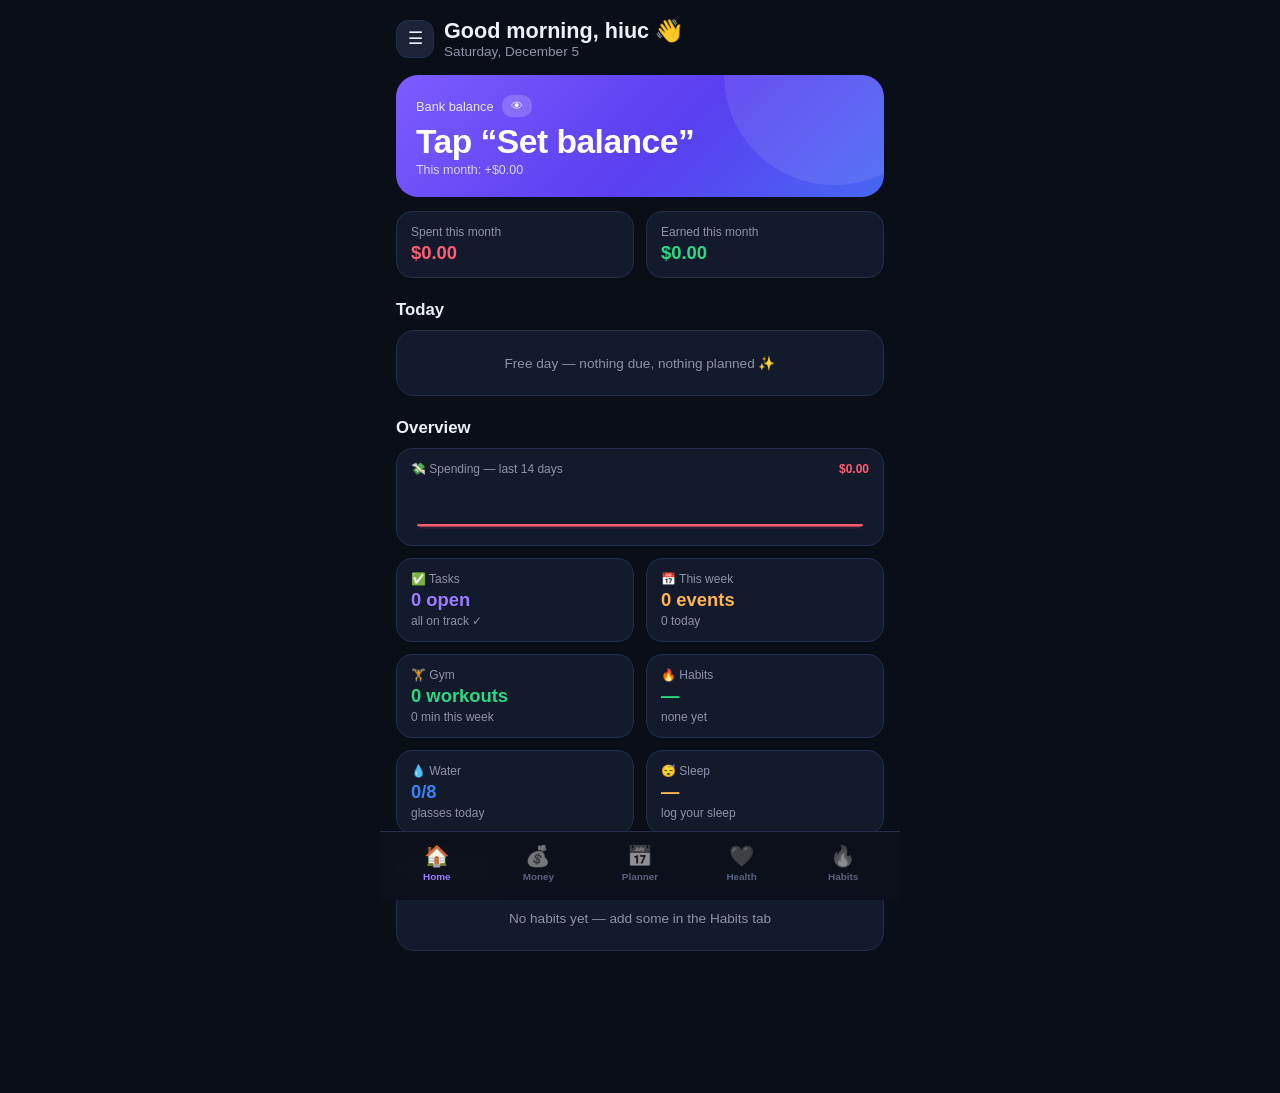
<file: index.html>
<!DOCTYPE html>
<html lang="en">
<head>
<meta charset="UTF-8">
<meta name="viewport" content="width=device-width, initial-scale=1, viewport-fit=cover, user-scalable=no">
<meta name="theme-color" content="#0a0e17">
<meta name="apple-mobile-web-app-capable" content="yes">
<meta name="mobile-web-app-capable" content="yes">
<meta name="apple-mobile-web-app-status-bar-style" content="black-translucent">
<meta name="apple-mobile-web-app-title" content="LifeHub">
<title>LifeHub</title>
<link rel="manifest" href="manifest.webmanifest">
<link rel="icon" href="icon.svg" type="image/svg+xml">
<link rel="stylesheet" href="style.css">
</head>
<body>
<div class="app">

  <!-- ============ HOME ============ -->
  <section id="p-home" class="panel on">
    <div class="spread" style="margin-bottom:16px">
      <div class="row">
        <button class="icon-btn" onclick="openDrawer()">☰</button>
        <div><h1 id="greet">Hello 👋</h1><div class="sub" id="greet-date"></div></div>
      </div>
    </div>
    <div class="bal-card" onclick="showTab('money')">
      <div class="bal-label">Bank balance
        <button class="eye" onclick="event.stopPropagation();toggleEye()">👁</button>
      </div>
      <div class="bal-amt" id="home-bal">—</div>
      <div class="bal-sub" id="home-bal-sub"></div>
    </div>
    <div class="grid2">
      <div class="stat"><div class="l">Spent this month</div><div class="v red" id="home-spent">$0</div></div>
      <div class="stat"><div class="l">Earned this month</div><div class="v grn" id="home-earned">$0</div></div>
    </div>
    <h2>Today</h2>
    <div class="card" id="home-today"></div>
    <h2>Overview</h2>
    <div class="grid2" id="home-grid"></div>
    <h2 class="spread">Habits today <span class="sub" id="home-habit-count"></span></h2>
    <div class="card" id="home-habits"></div>
  </section>

  <!-- ============ MONEY ============ -->
  <section id="p-money" class="panel">
    <div class="spread" style="margin-bottom:16px">
      <div class="row"><button class="icon-btn" onclick="openDrawer()">☰</button><h1>Money</h1></div>
      <button class="btn btn-g mini" onclick="openBalance()">Set balance</button>
    </div>
    <div class="bal-card">
      <div class="bal-label">Bank balance
        <button class="eye" onclick="toggleEye()">👁</button>
      </div>
      <div class="bal-amt" id="money-bal">—</div>
      <div class="bal-sub">Auto-updated by every entry you log</div>
    </div>
    <div class="row" style="gap:10px;margin-bottom:14px">
      <button class="btn btn-p" style="background:rgba(255,93,115,.15);color:var(--red);border:1px solid rgba(255,93,115,.35)" onclick="openTx('exp')">− Spending</button>
      <button class="btn btn-p" style="background:rgba(43,217,132,.13);color:var(--grn);border:1px solid rgba(43,217,132,.35)" onclick="openTx('inc')">+ Income</button>
    </div>
    <div class="card">
      <div class="spread">
        <button class="icon-btn" onclick="moveMonth(-1)">‹</button>
        <b id="month-label"></b>
        <button class="icon-btn" onclick="moveMonth(1)">›</button>
      </div>
      <div class="grid2" style="margin-top:12px">
        <div class="stat"><div class="l">Income</div><div class="v grn" id="m-inc">$0</div></div>
        <div class="stat"><div class="l">Spending</div><div class="v red" id="m-exp">$0</div></div>
      </div>
      <div class="stat" style="margin-top:10px"><div class="l">Net (saved)</div><div class="v" id="m-net">$0</div></div>
    </div>
    <div class="grid2" id="money-stats" style="margin-bottom:12px"></div>
    <div class="card">
      <div class="spread"><h2 style="margin:0;font-size:.95rem">🎯 Monthly budget</h2><button class="btn btn-g mini" onclick="openBudget()">Set</button></div>
      <div id="budget-body" style="margin-top:10px"></div>
    </div>
    <div class="card">
      <div class="spread"><h2 style="margin:0;font-size:.95rem">🔁 Recurring payments</h2><button class="btn btn-g mini" onclick="openRecur()">+ Add</button></div>
      <div id="recur-list" style="margin-top:6px"></div>
    </div>
    <div class="card" id="cat-card">
      <h2 id="cat-title" style="margin:0 0 12px;font-size:.95rem">Where it went</h2>
      <div class="row" style="gap:16px"><div style="width:132px;flex:none" id="cat-donut"></div><div style="flex:1;min-width:0" id="cat-legend"></div></div>
    </div>
    <div class="card"><h2 style="margin:0 0 10px;font-size:.95rem">Income vs spending — 6 months</h2><div id="trend-chart"></div><div class="row" id="trend-legend" style="justify-content:center;gap:16px;margin-top:6px"></div></div>
    <div class="card"><h2 style="margin:0 0 10px;font-size:.95rem">Spending — last 14 days</h2><div id="spend-spark"></div></div>
    <h2>Transactions</h2>
    <div id="tx-list"></div>
  </section>

  <!-- ============ PLANNER ============ -->
  <section id="p-plan" class="panel">
    <div class="spread" style="margin-bottom:14px">
      <div class="row"><button class="icon-btn" onclick="openDrawer()">☰</button><h1>Planner</h1></div>
      <div class="row">
        <button class="icon-btn" onclick="moveCal(-1)">‹</button>
        <button class="btn btn-g mini" onclick="calToday()">Today</button>
        <button class="icon-btn" onclick="moveCal(1)">›</button>
      </div>
    </div>
    <div class="spread" style="margin-bottom:8px"><b id="cal-label"></b><span class="sub" id="cal-count"></span></div>
    <div class="cal-head"><span>Mo</span><span>Tu</span><span>We</span><span>Th</span><span>Fr</span><span>Sa</span><span>Su</span></div>
    <div class="cal" id="cal-grid"></div>
    <div class="grid2" id="plan-stats" style="margin:14px 0 12px"></div>
    <div class="spread" style="margin-bottom:10px">
      <b id="sel-date-label"></b>
      <span class="row" style="gap:8px">
        <button class="btn btn-g mini" onclick="openTask()">+ Task</button>
        <button class="btn btn-g mini" onclick="openEvent()">+ Event</button>
      </span>
    </div>
    <div id="agenda"></div>
    <h2 class="spread">All open tasks <span class="sub" id="task-count"></span></h2>
    <div id="task-list"></div>
  </section>

  <!-- ============ HEALTH ============ -->
  <section id="p-health" class="panel">
    <div class="spread" style="margin-bottom:16px">
      <div class="row"><button class="icon-btn" onclick="openDrawer()">☰</button><h1>Health</h1></div>
      <button class="btn btn-g mini" onclick="openWeight()">⚖️ Log weight</button>
    </div>
    <div class="card">
      <div class="spread"><h2 style="margin:0;font-size:.95rem">🏃 Exercise reminders</h2><button class="btn btn-g mini" id="remind-toggle" onclick="toggleRemind()">Off</button></div>
      <div id="remind-body" style="margin-top:10px"></div>
    </div>
    <div class="card">
      <div class="spread"><h2 style="margin:0;font-size:.95rem">💧 Water today</h2><span class="sub" id="water-count"></span></div>
      <div class="row" style="margin-top:12px">
        <button class="icon-btn" onclick="addWater(-1)">−</button>
        <div class="hbar" style="height:12px"><div id="water-bar" style="background:var(--blu)"></div></div>
        <button class="icon-btn" style="background:rgba(59,130,246,.2);border-color:var(--blu)" onclick="addWater(1)">+</button>
      </div>
      <div id="water-week" style="margin-top:10px"></div>
    </div>
    <div class="card">
      <div class="spread"><h2 style="margin:0;font-size:.95rem">😴 Sleep</h2><button class="btn btn-g mini" onclick="openSleep()">+ Log</button></div>
      <div id="sleep-body" style="margin-top:10px"></div>
    </div>
    <div class="card">
      <div class="spread"><h2 style="margin:0;font-size:.95rem">⚖️ Body weight</h2><span class="sub" id="weight-latest"></span></div>
      <div id="weight-chart" style="margin-top:10px"></div>
    </div>
  </section>

  <!-- ============ HABITS ============ -->
  <section id="p-habits" class="panel">
    <div class="spread" style="margin-bottom:16px">
      <div class="row"><button class="icon-btn" onclick="openDrawer()">☰</button><h1>Habits</h1></div>
    </div>
    <div class="grid2" id="habit-stats" style="margin-bottom:12px"></div>
    <div class="row" style="margin-bottom:16px">
      <input class="inp" id="habit-inp" placeholder="New habit… e.g. Gym, Read, Pray" style="margin:0">
      <button class="icon-btn" style="background:var(--pri);border-color:var(--pri);color:#fff" onclick="addHabit()">+</button>
    </div>
    <div id="habit-list"></div>
  </section>

</div>

<!-- tab bar -->
<nav class="tabbar">
  <button class="tab on" id="tb-home" onclick="showTab('home')"><span class="ti">🏠</span>Home</button>
  <button class="tab" id="tb-money" onclick="showTab('money')"><span class="ti">💰</span>Money</button>
  <button class="tab" id="tb-plan" onclick="showTab('plan')"><span class="ti">📅</span>Planner</button>
  <button class="tab" id="tb-health" onclick="showTab('health')"><span class="ti">❤️</span>Health</button>
  <button class="tab" id="tb-habits" onclick="showTab('habits')"><span class="ti">🔥</span>Habits</button>
</nav>

<!-- left drawer -->
<div class="drawer-ovl" id="drawer-ovl" onclick="closeDrawer()"></div>
<aside class="drawer" id="drawer"><div id="drawer-body"></div></aside>

<!-- gym app (own tabs) -->
<div class="gymapp" id="gymapp">
  <div class="ga-in">
    <div class="page-head">
      <button class="icon-btn" onclick="exitGym()">‹</button>
      <h1>Gym</h1>
    </div>
    <div id="ga-body"></div>
  </div>
  <nav class="ga-tabs">
    <button id="gt-train" class="on" onclick="setGymTab('train')"><span class="gi"><svg viewBox="0 0 24 24" fill="none" stroke="currentColor" stroke-width="1.7" stroke-linecap="round"><path d="M3.5 12h17M7 8.2v7.6M17 8.2v7.6M4.5 9.6v4.8M19.5 9.6v4.8"/></svg></span>Train</button>
    <button id="gt-library" onclick="setGymTab('library')"><span class="gi"><svg viewBox="0 0 24 24" fill="none" stroke="currentColor" stroke-width="1.7" stroke-linecap="round"><path d="M8.5 6h12M8.5 12h12M8.5 18h12"/><circle cx="4" cy="6" r="1.1" fill="currentColor" stroke="none"/><circle cx="4" cy="12" r="1.1" fill="currentColor" stroke="none"/><circle cx="4" cy="18" r="1.1" fill="currentColor" stroke="none"/></svg></span>Library</button>
    <button id="gt-stats" onclick="setGymTab('stats')"><span class="gi"><svg viewBox="0 0 24 24" fill="none" stroke="currentColor" stroke-width="1.7" stroke-linecap="round"><path d="M5 20v-7M11 20V5M17 20v-10M3 20h18"/></svg></span>Stats</button>
    <button id="gt-history" onclick="setGymTab('history')"><span class="gi"><svg viewBox="0 0 24 24" fill="none" stroke="currentColor" stroke-width="1.7" stroke-linecap="round"><circle cx="12" cy="12" r="8.5"/><path d="M12 7.5V12l3 2"/></svg></span>History</button>
  </nav>
</div>

<!-- item detail page -->
<div class="page" id="page"><div class="page-in" id="page-body"></div></div>

<!-- modal -->
<div class="ovl" id="ovl" onclick="if(event.target===this)closeModal()">
  <div class="sheet"><div class="grab"></div><div id="sheet-body"></div></div>
</div>
<div class="banner" id="banner">
  <div style="flex:1"><b>Time to move! 🏃</b><div class="sub" style="margin-top:2px">Stand up, stretch, do a few squats or a quick walk.</div></div>
  <button class="btn btn-g mini" onclick="dismissBanner()">OK ✓</button>
</div>
<div class="toast" id="toast"></div>
<input type="file" id="import-file" accept=".json" class="hide" onchange="doImport(this)">

<script src="util.js"></script>
<script src="charts.js"></script>
<script src="store.js"></script>
<script src="ui.js"></script>
<script src="money.js"></script>
<script src="planner.js"></script>
<script src="exlib.js"></script>
<script src="gym.js"></script>
<script src="health.js"></script>
<script src="habits.js"></script>
<script src="home.js"></script>
<script src="settings.js"></script>
<script src="main.js"></script>
</body>
</html>
</file>
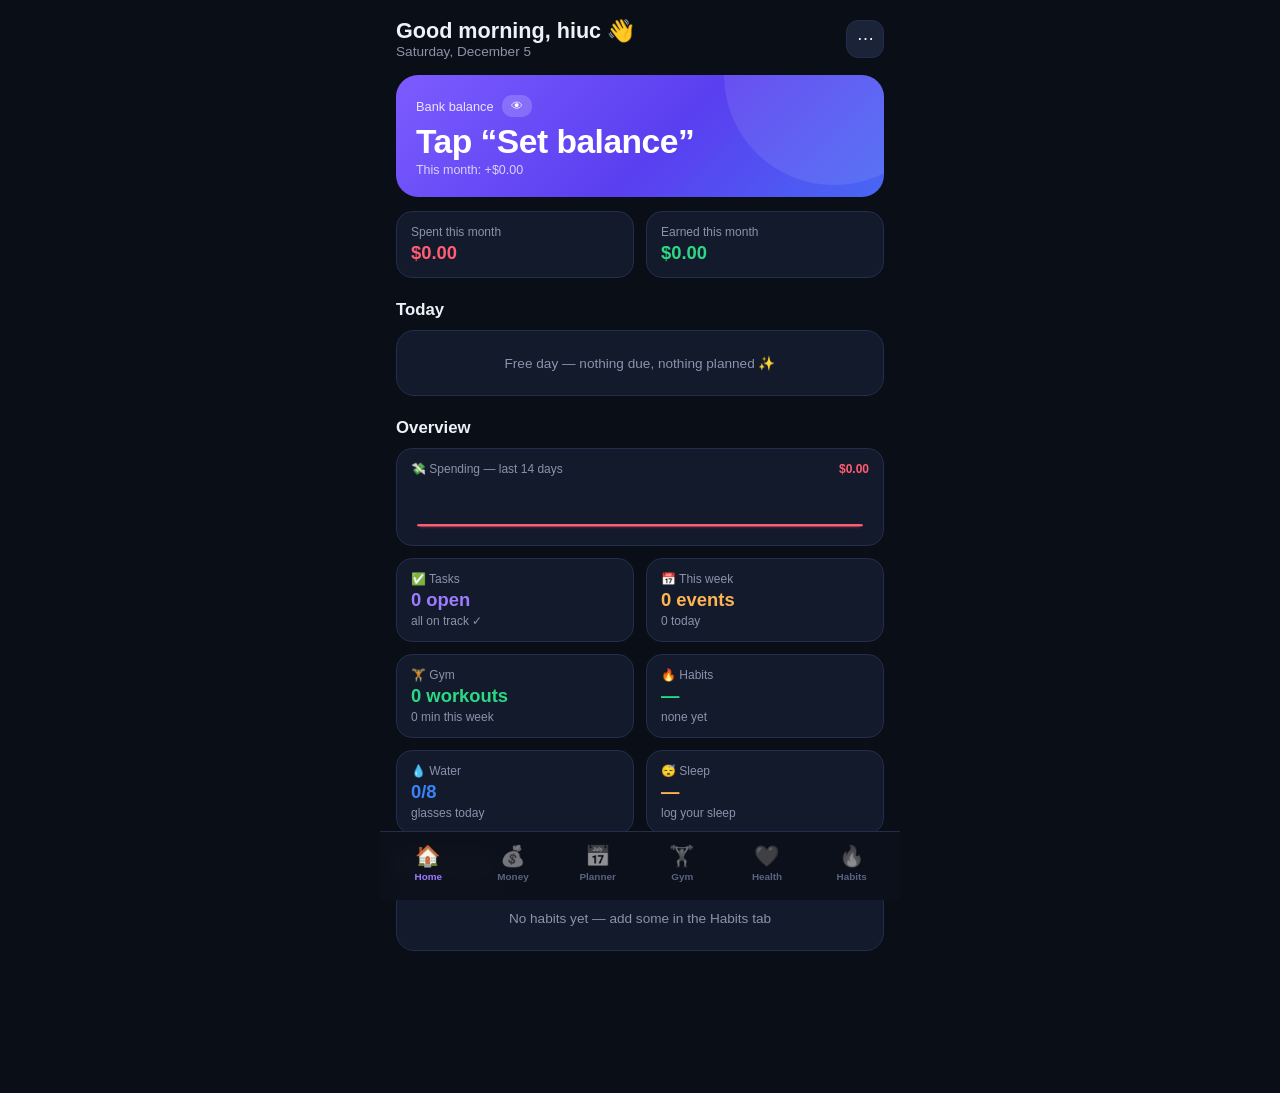
<file: index-v3.html>
<!DOCTYPE html>
<html lang="en">
<head>
<meta charset="UTF-8">
<meta name="viewport" content="width=device-width, initial-scale=1, viewport-fit=cover, user-scalable=no">
<meta name="theme-color" content="#0a0e17">
<meta name="apple-mobile-web-app-capable" content="yes">
<meta name="mobile-web-app-capable" content="yes">
<meta name="apple-mobile-web-app-status-bar-style" content="black-translucent">
<meta name="apple-mobile-web-app-title" content="LifeHub">
<title>LifeHub</title>
<link rel="manifest" href="manifest.webmanifest">
<link rel="icon" href="icon.svg" type="image/svg+xml">
<link rel="stylesheet" href="style.css">
</head>
<body>
<div class="app">

  <!-- ============ HOME ============ -->
  <section id="p-home" class="panel on">
    <div class="spread" style="margin-bottom:16px">
      <div><h1 id="greet">Hello 👋</h1><div class="sub" id="greet-date"></div></div>
      <button class="icon-btn" onclick="openMenu()">⋯</button>
    </div>
    <div class="bal-card" onclick="showTab('money')">
      <div class="bal-label">Bank balance
        <button class="eye" onclick="event.stopPropagation();toggleEye()">👁</button>
      </div>
      <div class="bal-amt" id="home-bal">—</div>
      <div class="bal-sub" id="home-bal-sub"></div>
    </div>
    <div class="grid2">
      <div class="stat"><div class="l">Spent this month</div><div class="v red" id="home-spent">$0</div></div>
      <div class="stat"><div class="l">Earned this month</div><div class="v grn" id="home-earned">$0</div></div>
    </div>
    <h2>Today</h2>
    <div class="card" id="home-today"></div>
    <h2>Overview</h2>
    <div class="grid2" id="home-grid"></div>
    <h2 class="spread">Habits today <span class="sub" id="home-habit-count"></span></h2>
    <div class="card" id="home-habits"></div>
  </section>

  <!-- ============ MONEY ============ -->
  <section id="p-money" class="panel">
    <div class="spread" style="margin-bottom:16px">
      <h1>Money</h1>
      <button class="btn btn-g mini" onclick="openBalance()">Set balance</button>
    </div>
    <div class="bal-card">
      <div class="bal-label">Bank balance
        <button class="eye" onclick="toggleEye()">👁</button>
      </div>
      <div class="bal-amt" id="money-bal">—</div>
      <div class="bal-sub">Auto-updated by every entry you log</div>
    </div>
    <div class="row" style="gap:10px;margin-bottom:14px">
      <button class="btn btn-p" style="background:rgba(255,93,115,.15);color:var(--red);border:1px solid rgba(255,93,115,.35)" onclick="openTx('exp')">− Spending</button>
      <button class="btn btn-p" style="background:rgba(43,217,132,.13);color:var(--grn);border:1px solid rgba(43,217,132,.35)" onclick="openTx('inc')">+ Income</button>
    </div>
    <div class="card">
      <div class="spread">
        <button class="icon-btn" onclick="moveMonth(-1)">‹</button>
        <b id="month-label"></b>
        <button class="icon-btn" onclick="moveMonth(1)">›</button>
      </div>
      <div class="grid2" style="margin-top:12px">
        <div class="stat"><div class="l">Income</div><div class="v grn" id="m-inc">$0</div></div>
        <div class="stat"><div class="l">Spending</div><div class="v red" id="m-exp">$0</div></div>
      </div>
      <div class="stat" style="margin-top:10px"><div class="l">Net (saved)</div><div class="v" id="m-net">$0</div></div>
    </div>
    <div class="grid2" id="money-stats" style="margin-bottom:12px"></div>
    <div class="card">
      <div class="spread"><h2 style="margin:0;font-size:.95rem">🎯 Monthly budget</h2><button class="btn btn-g mini" onclick="openBudget()">Set</button></div>
      <div id="budget-body" style="margin-top:10px"></div>
    </div>
    <div class="card">
      <div class="spread"><h2 style="margin:0;font-size:.95rem">🔁 Recurring payments</h2><button class="btn btn-g mini" onclick="openRecur()">+ Add</button></div>
      <div id="recur-list" style="margin-top:6px"></div>
    </div>
    <div class="card" id="cat-card">
      <h2 id="cat-title" style="margin:0 0 12px;font-size:.95rem">Where it went</h2>
      <div class="row" style="gap:16px"><div style="width:132px;flex:none" id="cat-donut"></div><div style="flex:1;min-width:0" id="cat-legend"></div></div>
    </div>
    <div class="card"><h2 style="margin:0 0 10px;font-size:.95rem">Income vs spending — 6 months</h2><div id="trend-chart"></div><div class="row" id="trend-legend" style="justify-content:center;gap:16px;margin-top:6px"></div></div>
    <div class="card"><h2 style="margin:0 0 10px;font-size:.95rem">Spending — last 14 days</h2><div id="spend-spark"></div></div>
    <h2>Transactions</h2>
    <div id="tx-list"></div>
  </section>

  <!-- ============ PLANNER ============ -->
  <section id="p-plan" class="panel">
    <div class="spread" style="margin-bottom:14px">
      <h1>Planner</h1>
      <div class="row">
        <button class="icon-btn" onclick="moveCal(-1)">‹</button>
        <button class="btn btn-g mini" onclick="calToday()">Today</button>
        <button class="icon-btn" onclick="moveCal(1)">›</button>
      </div>
    </div>
    <div class="spread" style="margin-bottom:8px"><b id="cal-label"></b><span class="sub" id="cal-count"></span></div>
    <div class="cal-head"><span>Mo</span><span>Tu</span><span>We</span><span>Th</span><span>Fr</span><span>Sa</span><span>Su</span></div>
    <div class="cal" id="cal-grid"></div>
    <div class="grid2" id="plan-stats" style="margin:14px 0 12px"></div>
    <div class="spread" style="margin-bottom:10px">
      <b id="sel-date-label"></b>
      <span class="row" style="gap:8px">
        <button class="btn btn-g mini" onclick="openTask()">+ Task</button>
        <button class="btn btn-g mini" onclick="openEvent()">+ Event</button>
      </span>
    </div>
    <div id="agenda"></div>
    <h2 class="spread">All open tasks <span class="sub" id="task-count"></span></h2>
    <div id="task-list"></div>
  </section>

  <!-- ============ GYM ============ -->
  <section id="p-gym" class="panel">
    <div class="spread" style="margin-bottom:16px">
      <h1>Gym</h1>
      <button class="btn btn-g mini" onclick="openRoutineModal()">+ New routine</button>
    </div>
    <div class="grid2" id="gym-stats" style="margin-bottom:12px"></div>
    <button class="btn btn-p" style="margin-bottom:14px" onclick="openWorkout()">+ Log workout</button>
    <div class="card">
      <h2 style="margin:0 0 6px;font-size:.95rem">📋 Routines</h2>
      <div id="routine-list"></div>
    </div>
    <div class="card" id="prog-card" style="display:none">
      <h2 style="margin:0 0 10px;font-size:.95rem">📈 Exercise progress</h2>
      <div class="chips" id="prog-chips"></div>
      <div id="prog-chart"></div>
    </div>
    <div class="card" id="pr-card" style="display:none">
      <h2 style="margin:0 0 6px;font-size:.95rem">🏆 Personal records</h2>
      <div id="pr-list"></div>
    </div>
    <div class="card" id="vol-card" style="display:none">
      <h2 style="margin:0 0 10px;font-size:.95rem">Training volume — 8 weeks</h2>
      <div id="vol-chart"></div>
    </div>
    <div class="card" id="type-card" style="display:none">
      <h2 style="margin:0 0 12px;font-size:.95rem">Workout split — this month</h2>
      <div class="row" style="gap:16px"><div style="width:132px;flex:none" id="type-pie"></div><div style="flex:1;min-width:0" id="type-legend"></div></div>
    </div>
    <h2>Workout log</h2>
    <div id="workout-list"></div>
  </section>

  <!-- ============ HEALTH ============ -->
  <section id="p-health" class="panel">
    <div class="spread" style="margin-bottom:16px">
      <h1>Health</h1>
      <button class="btn btn-g mini" onclick="openWeight()">⚖️ Log weight</button>
    </div>
    <div class="card">
      <div class="spread"><h2 style="margin:0;font-size:.95rem">🏃 Exercise reminders</h2><button class="btn btn-g mini" id="remind-toggle" onclick="toggleRemind()">Off</button></div>
      <div id="remind-body" style="margin-top:10px"></div>
    </div>
    <div class="card">
      <div class="spread"><h2 style="margin:0;font-size:.95rem">💧 Water today</h2><span class="sub" id="water-count"></span></div>
      <div class="row" style="margin-top:12px">
        <button class="icon-btn" onclick="addWater(-1)">−</button>
        <div class="hbar" style="height:12px"><div id="water-bar" style="background:var(--blu)"></div></div>
        <button class="icon-btn" style="background:rgba(59,130,246,.2);border-color:var(--blu)" onclick="addWater(1)">+</button>
      </div>
      <div id="water-week" style="margin-top:10px"></div>
    </div>
    <div class="card">
      <div class="spread"><h2 style="margin:0;font-size:.95rem">😴 Sleep</h2><button class="btn btn-g mini" onclick="openSleep()">+ Log</button></div>
      <div id="sleep-body" style="margin-top:10px"></div>
    </div>
    <div class="card">
      <div class="spread"><h2 style="margin:0;font-size:.95rem">⚖️ Body weight</h2><span class="sub" id="weight-latest"></span></div>
      <div id="weight-chart" style="margin-top:10px"></div>
    </div>
  </section>

  <!-- ============ HABITS ============ -->
  <section id="p-habits" class="panel">
    <div class="spread" style="margin-bottom:16px">
      <h1>Habits</h1>
    </div>
    <div class="grid2" id="habit-stats" style="margin-bottom:12px"></div>
    <div class="row" style="margin-bottom:16px">
      <input class="inp" id="habit-inp" placeholder="New habit… e.g. Gym, Read, Pray" style="margin:0">
      <button class="icon-btn" style="background:var(--pri);border-color:var(--pri);color:#fff" onclick="addHabit()">+</button>
    </div>
    <div id="habit-list"></div>
  </section>

</div>

<!-- tab bar -->
<nav class="tabbar">
  <button class="tab on" id="tb-home" onclick="showTab('home')"><span class="ti">🏠</span>Home</button>
  <button class="tab" id="tb-money" onclick="showTab('money')"><span class="ti">💰</span>Money</button>
  <button class="tab" id="tb-plan" onclick="showTab('plan')"><span class="ti">📅</span>Planner</button>
  <button class="tab" id="tb-gym" onclick="showTab('gym')"><span class="ti">🏋️</span>Gym</button>
  <button class="tab" id="tb-health" onclick="showTab('health')"><span class="ti">❤️</span>Health</button>
  <button class="tab" id="tb-habits" onclick="showTab('habits')"><span class="ti">🔥</span>Habits</button>
</nav>

<!-- item detail page -->
<div class="page" id="page"><div class="page-in" id="page-body"></div></div>

<!-- modal -->
<div class="ovl" id="ovl" onclick="if(event.target===this)closeModal()">
  <div class="sheet"><div class="grab"></div><div id="sheet-body"></div></div>
</div>
<div class="banner" id="banner">
  <div style="flex:1"><b>Time to move! 🏃</b><div class="sub" style="margin-top:2px">Stand up, stretch, do a few squats or a quick walk.</div></div>
  <button class="btn btn-g mini" onclick="dismissBanner()">OK ✓</button>
</div>
<div class="toast" id="toast"></div>
<input type="file" id="import-file" accept=".json" class="hide" onchange="doImport(this)">

<script src="util.js"></script>
<script src="charts.js"></script>
<script src="store.js"></script>
<script src="ui.js"></script>
<script src="money.js"></script>
<script src="planner.js"></script>
<script src="gym.js"></script>
<script src="health.js"></script>
<script src="habits.js"></script>
<script src="home.js"></script>
<script src="settings.js"></script>
<script src="main.js"></script>
</body>
</html>
</file>
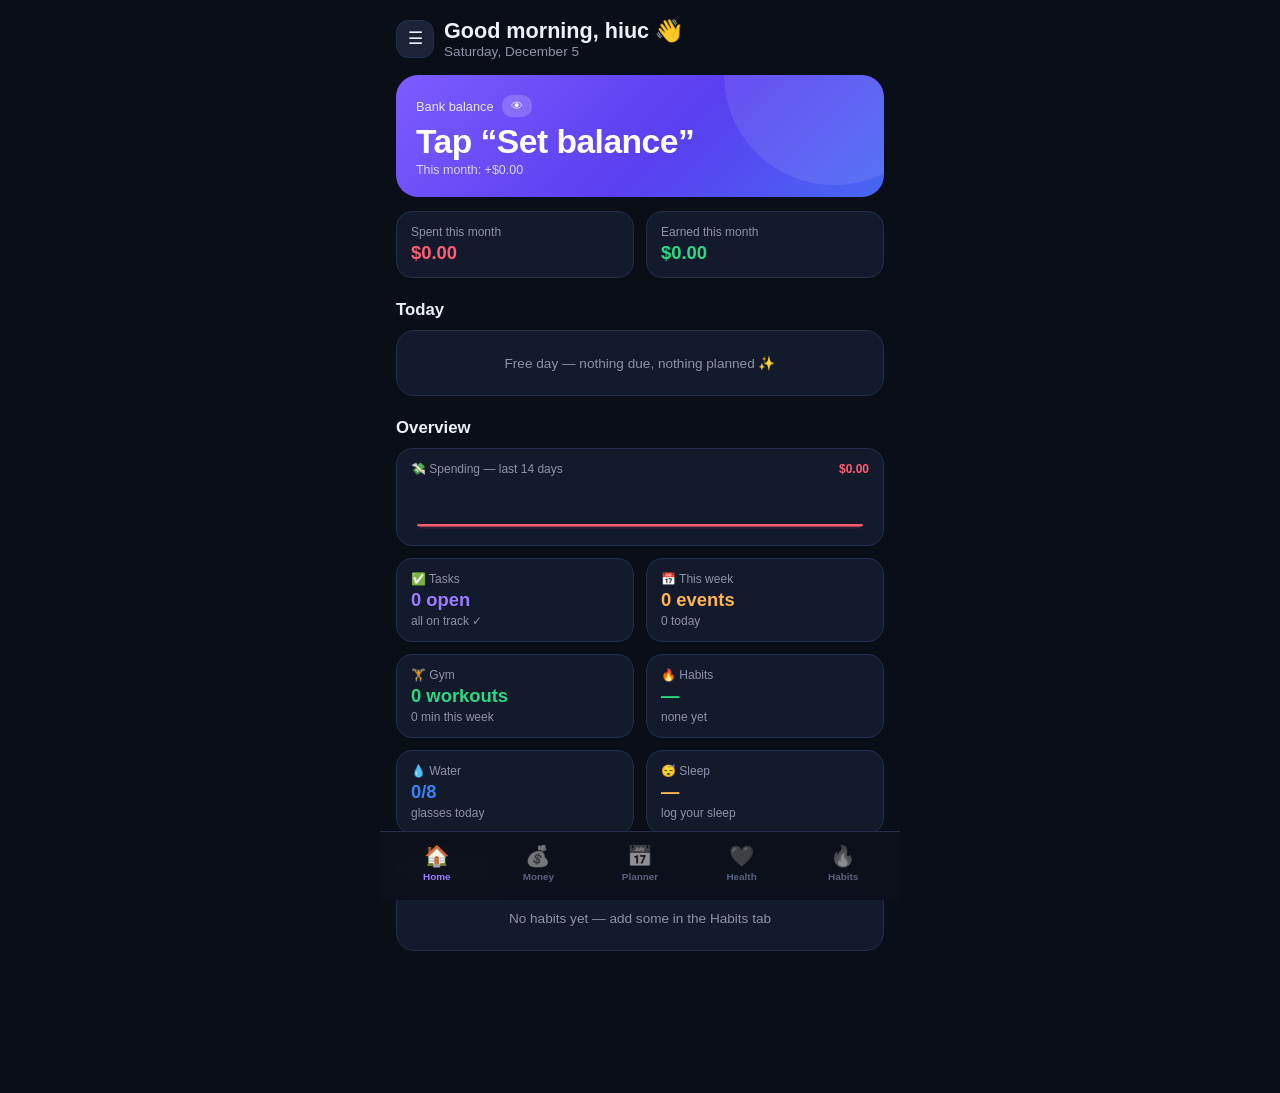
<file: LifeHub.html>
<!DOCTYPE html>
<html lang="en">
<head>
<meta charset="UTF-8">
<meta name="viewport" content="width=device-width, initial-scale=1">
<meta name="theme-color" content="#0a0e17">
<title>LifeHub</title>
<link rel="manifest" href="manifest.webmanifest">
<script>location.replace("./index.html" + location.hash);</script>
<meta http-equiv="refresh" content="0;url=./index.html">
<style>body{background:#0a0e17;color:#8a93ab;font-family:sans-serif;display:flex;align-items:center;justify-content:center;height:100vh;margin:0}</style>
</head>
<body>Opening LifeHub…</body>
</html>
</file>
<file: style.css>
:root{
  --bg:#0a0e17; --card:#131a2b; --card2:#1a2338; --line:#232e4a;
  --txt:#eef1f8; --mut:#8a93ab; --dim:#5a6380;
  --pri:#7c5cff; --pri2:#9d7bff; --grn:#2bd984; --red:#ff5d73; --amb:#ffb454; --blu:#3b82f6;
  --grad:linear-gradient(135deg,#7c5cff 0%,#5a3ff0 55%,#3b82f6 130%);
}
*{margin:0;padding:0;box-sizing:border-box;-webkit-tap-highlight-color:transparent}
html{font-size:16px}
body{
  background:var(--bg); color:var(--txt);
  font-family:-apple-system,BlinkMacSystemFont,"Segoe UI",Roboto,Helvetica,Arial,sans-serif;
  min-height:100vh; overscroll-behavior-y:none;
}
.app{max-width:520px;margin:0 auto;padding:calc(18px + env(safe-area-inset-top)) 16px calc(130px + env(safe-area-inset-bottom))}
h1{font-size:1.35rem;font-weight:700}
h2{font-size:1.05rem;font-weight:700;margin:22px 0 10px}
.sub{color:var(--mut);font-size:.85rem}
.row{display:flex;align-items:center;gap:10px}
.spread{display:flex;align-items:center;justify-content:space-between;gap:10px}
.card{background:var(--card);border:1px solid var(--line);border-radius:18px;padding:16px;margin-bottom:12px}
.grid2{display:grid;grid-template-columns:1fr 1fr;gap:12px}

/* balance */
.bal-card{background:var(--grad);border:none;border-radius:22px;padding:20px;margin-bottom:14px;position:relative;overflow:hidden}
.bal-card::after{content:"";position:absolute;width:220px;height:220px;border-radius:50%;background:rgba(255,255,255,.09);top:-110px;right:-60px}
.bal-label{font-size:.8rem;color:rgba(255,255,255,.85);display:flex;align-items:center;gap:8px}
.bal-amt{font-size:2.1rem;font-weight:800;letter-spacing:-.5px;margin:6px 0 2px;color:#fff}
.bal-sub{font-size:.78rem;color:rgba(255,255,255,.75)}
.eye{background:rgba(255,255,255,.18);border:none;color:#fff;border-radius:10px;padding:4px 9px;font-size:.75rem;cursor:pointer}

/* stats */
.stat{background:var(--card);border:1px solid var(--line);border-radius:16px;padding:13px 14px;min-width:0}
.stat .v{font-size:1.15rem;font-weight:750;margin-top:3px;overflow:hidden;text-overflow:ellipsis;white-space:nowrap}
.stat .l{font-size:.75rem;color:var(--mut)}
.grn{color:var(--grn)} .red{color:var(--red)} .amb{color:var(--amb)} .pri{color:var(--pri2)} .blu{color:var(--blu)}

/* buttons / inputs */
.btn{border:none;border-radius:14px;padding:13px 18px;font-size:.95rem;font-weight:650;cursor:pointer;font-family:inherit}
.btn-p{background:var(--grad);color:#fff;width:100%}
.btn-g{background:var(--card2);color:var(--txt);border:1px solid var(--line)}
.btn-d{background:rgba(255,93,115,.12);color:var(--red);border:1px solid rgba(255,93,115,.3)}
.mini{padding:7px 12px;font-size:.8rem;border-radius:10px}
.icon-btn{background:var(--card2);border:1px solid var(--line);color:var(--txt);border-radius:12px;width:38px;height:38px;font-size:1.05rem;cursor:pointer;display:flex;align-items:center;justify-content:center;flex:none}
.inp{width:100%;background:var(--card2);border:1px solid var(--line);border-radius:13px;padding:13px 14px;color:var(--txt);font-size:1rem;font-family:inherit;outline:none;margin-bottom:10px}
.inp:focus{border-color:var(--pri)}
.inp::placeholder{color:var(--dim)}
textarea.inp{min-height:76px;resize:vertical}
label.f{display:block;font-size:.78rem;color:var(--mut);margin:2px 0 6px;font-weight:600}
input[type="date"],input[type="time"]{color-scheme:dark}
.half{display:grid;grid-template-columns:1fr 1fr;gap:10px}

/* segmented */
.seg{display:flex;background:var(--card2);border:1px solid var(--line);border-radius:13px;padding:4px;margin-bottom:12px}
.seg button{flex:1;background:none;border:none;color:var(--mut);padding:9px;border-radius:10px;font-size:.9rem;font-weight:650;cursor:pointer;font-family:inherit}
.seg button.on{background:var(--pri);color:#fff}
.seg button.on.exp{background:var(--red)}
.seg button.on.inc{background:var(--grn);color:#06281a}

/* chips */
.chips{display:flex;flex-wrap:wrap;gap:8px;margin-bottom:12px}
.chip{background:var(--card2);border:1px solid var(--line);color:var(--mut);border-radius:20px;padding:8px 13px;font-size:.85rem;cursor:pointer;font-family:inherit}
.chip.on{background:rgba(124,92,255,.18);border-color:var(--pri);color:var(--txt)}
.chip.add{border-style:dashed;color:var(--dim)}

/* lists */
.item{display:flex;align-items:center;gap:12px;background:var(--card);border:1px solid var(--line);border-radius:16px;padding:12px 14px;margin-bottom:8px;cursor:pointer}
.item .ico{width:40px;height:40px;border-radius:12px;background:var(--card2);display:flex;align-items:center;justify-content:center;font-size:1.15rem;flex:none}
.item .bd{flex:1;min-width:0}
.item .t{font-size:.93rem;font-weight:600;overflow:hidden;text-overflow:ellipsis;white-space:nowrap}
.item .s{font-size:.75rem;color:var(--mut);margin-top:2px;overflow:hidden;text-overflow:ellipsis;white-space:nowrap}
.item .amt{font-weight:750;font-size:.95rem;flex:none}
.x{background:none;border:none;color:var(--dim);font-size:1rem;cursor:pointer;padding:6px;flex:none}
.date-head{font-size:.75rem;color:var(--mut);font-weight:700;text-transform:uppercase;letter-spacing:.5px;margin:16px 0 8px}
.empty{text-align:center;color:var(--mut);font-size:.88rem;padding:34px 10px}
.empty .e{font-size:2rem;display:block;margin-bottom:8px}

/* tasks */
.ck{width:24px;height:24px;border-radius:8px;border:2px solid var(--line);background:none;cursor:pointer;flex:none;display:flex;align-items:center;justify-content:center;color:#fff;font-size:.8rem}
.ck.on{background:var(--grn);border-color:var(--grn);color:#06281a}
.task-done .t{text-decoration:line-through;color:var(--mut)}
.pdot{width:8px;height:8px;border-radius:50%;flex:none}

/* progress bars */
.bar-bg{height:8px;background:var(--card2);border-radius:6px;overflow:hidden}
.bar-fill{height:100%;background:var(--grad);border-radius:6px}
.hbar{height:7px;background:var(--card2);border-radius:6px;overflow:hidden;flex:1}
.hbar div{height:100%;background:var(--grn);border-radius:6px}

/* month calendar */
.cal-head{display:grid;grid-template-columns:repeat(7,1fr);gap:4px;margin-bottom:4px}
.cal-head span{text-align:center;font-size:.62rem;color:var(--dim);font-weight:700;text-transform:uppercase}
.cal{display:grid;grid-template-columns:repeat(7,1fr);gap:4px}
.cd{aspect-ratio:1/1;background:var(--card);border:1px solid var(--line);border-radius:10px;display:flex;flex-direction:column;align-items:center;justify-content:center;gap:2px;cursor:pointer;position:relative;min-width:0}
.cd .n{font-size:.8rem;font-weight:650}
.cd.out{opacity:.32}
.cd.today .n{color:var(--pri2);font-weight:800}
.cd.today{border-color:var(--pri)}
.cd.sel{background:var(--pri);border-color:var(--pri)}
.cd.sel .n{color:#fff}
.cd .dots{display:flex;gap:2px;height:4px}
.cd .dots i{width:4px;height:4px;border-radius:50%;display:block}
.cd .dots i.ev{background:var(--amb)}
.cd .dots i.tk{background:var(--pri2)}
.cd.sel .dots i{background:#fff}
.cd .rng{position:absolute;bottom:2px;left:6px;right:6px;height:2px;border-radius:2px;background:rgba(255,180,84,.55)}

/* habits */
.hdays{display:flex;gap:7px;margin-top:11px}
.hd{flex:1;aspect-ratio:1;max-width:44px;border-radius:11px;background:var(--card2);border:1px solid var(--line);cursor:pointer;display:flex;flex-direction:column;align-items:center;justify-content:center;gap:1px}
.hd .n{font-size:.58rem;color:var(--mut);text-transform:uppercase;font-weight:700}
.hd .m{font-size:.8rem;color:var(--dim)}
.hd.on{background:rgba(43,217,132,.15);border-color:var(--grn)}
.hd.on .m{color:var(--grn)} .hd.on .n{color:var(--grn)}
.hd.today{outline:2px solid var(--pri);outline-offset:1px}

/* tab bar */
.tabbar{position:fixed;bottom:0;left:0;right:0;background:rgba(13,17,28,.92);backdrop-filter:blur(14px);-webkit-backdrop-filter:blur(14px);border-top:1px solid var(--line);display:flex;max-width:520px;margin:0 auto;padding:8px 6px calc(14px + env(safe-area-inset-bottom));z-index:50}
.tab{flex:1;background:none;border:none;color:var(--dim);font-size:.62rem;font-weight:650;cursor:pointer;display:flex;flex-direction:column;align-items:center;gap:3px;font-family:inherit;padding:4px 0}
.tab .ti{font-size:1.28rem;filter:grayscale(1) opacity(.55)}
.tab.on{color:var(--pri2)} .tab.on .ti{filter:none}
.panel{display:none} .panel.on{display:block;animation:fade .18s ease}
@keyframes fade{from{opacity:0;transform:translateY(5px)}to{opacity:1}}

/* detail page overlay */
.page{position:fixed;inset:0;background:var(--bg);z-index:80;overflow-y:auto;display:none}
.page.on{display:block;animation:slide .2s ease}
@keyframes slide{from{transform:translateX(40px);opacity:.4}to{transform:none;opacity:1}}
.page-in{max-width:520px;margin:0 auto;padding:calc(14px + env(safe-area-inset-top)) 16px calc(40px + env(safe-area-inset-bottom))}
.page-head{display:flex;align-items:center;gap:12px;margin-bottom:18px}
.page-head h1{font-size:1.15rem;flex:1;overflow:hidden;text-overflow:ellipsis;white-space:nowrap}
.big-ico{width:64px;height:64px;border-radius:18px;background:var(--card2);border:1px solid var(--line);display:flex;align-items:center;justify-content:center;font-size:1.9rem;margin:0 auto 12px}
.big-amt{text-align:center;font-size:2rem;font-weight:800;margin-bottom:4px}
.big-sub{text-align:center;color:var(--mut);font-size:.85rem;margin-bottom:18px}
.field{display:flex;justify-content:space-between;gap:14px;padding:13px 2px;border-bottom:1px solid var(--line);font-size:.92rem}
.field .fl{color:var(--mut);flex:none}
.field .fv{text-align:right;font-weight:600;min-width:0;overflow-wrap:anywhere}

/* settings rows */
.menu-item{display:flex;align-items:center;gap:12px;padding:14px 6px;border-bottom:1px solid var(--line);cursor:pointer;font-size:.95rem;font-weight:600}
.menu-item:last-child{border-bottom:none}
.cat-row{display:flex;align-items:center;gap:10px;padding:9px 2px;border-bottom:1px solid var(--line)}
.cat-row:last-child{border-bottom:none}
.cat-row .ce{font-size:1.2rem;width:34px;text-align:center;flex:none}
.cat-row .cn{flex:1;font-size:.92rem;font-weight:600}

/* modal sheet */
.ovl{position:fixed;inset:0;background:rgba(4,6,12,.7);z-index:100;display:none;align-items:flex-end;justify-content:center}
.ovl.on{display:flex}
.sheet{background:#101626;border:1px solid var(--line);border-bottom:none;border-radius:24px 24px 0 0;padding:20px 18px calc(34px + env(safe-area-inset-bottom));width:100%;max-width:520px;max-height:88vh;overflow-y:auto;animation:up .22s ease}
@keyframes up{from{transform:translateY(60px);opacity:.4}to{transform:none;opacity:1}}
.grab{width:40px;height:4px;border-radius:4px;background:var(--line);margin:0 auto 16px}
.sheet h3{font-size:1.1rem;margin-bottom:14px}

/* toast + banner */
.toast{position:fixed;bottom:calc(112px + env(safe-area-inset-bottom));left:50%;transform:translateX(-50%) translateY(20px);background:var(--card2);border:1px solid var(--line);color:var(--txt);padding:11px 20px;border-radius:14px;font-size:.87rem;font-weight:600;z-index:200;opacity:0;pointer-events:none;transition:.25s;white-space:nowrap;box-shadow:0 8px 30px rgba(0,0,0,.45)}
.toast.on{opacity:1;transform:translateX(-50%) translateY(0)}
.banner{position:fixed;top:calc(12px + env(safe-area-inset-top));left:12px;right:12px;max-width:496px;margin:0 auto;background:var(--card2);border:1px solid var(--pri);border-radius:16px;padding:14px;display:none;align-items:center;gap:12px;z-index:300;box-shadow:0 10px 40px rgba(0,0,0,.55)}
.banner.on{display:flex;animation:up .25s ease}

/* left drawer */
.drawer-ovl{position:fixed;inset:0;background:rgba(4,6,12,.6);z-index:115;opacity:0;pointer-events:none;transition:.22s}
.drawer-ovl.on{opacity:1;pointer-events:auto}
.drawer{position:fixed;top:0;bottom:0;left:0;width:80%;max-width:310px;background:#0e1422;border-right:1px solid var(--line);z-index:120;transform:translateX(-103%);transition:transform .24s ease;padding:calc(18px + env(safe-area-inset-top)) 16px calc(20px + env(safe-area-inset-bottom));overflow-y:auto}
.drawer.on{transform:none}

/* gym app (own tab bar) */
.gymapp{position:fixed;inset:0;background:var(--bg);z-index:70;overflow-y:auto;display:none}
.gymapp.on{display:block;animation:slide .2s ease}
.ga-in{max-width:520px;margin:0 auto;padding:calc(14px + env(safe-area-inset-top)) 16px calc(120px + env(safe-area-inset-bottom))}
.ga-tabs{position:fixed;bottom:0;left:0;right:0;background:rgba(13,17,28,.94);backdrop-filter:blur(14px);-webkit-backdrop-filter:blur(14px);border-top:1px solid var(--line);display:flex;max-width:520px;margin:0 auto;padding:8px 6px calc(14px + env(safe-area-inset-bottom));z-index:75}
.ga-tabs button{flex:1;background:none;border:none;color:var(--dim);font-size:.62rem;font-weight:650;cursor:pointer;display:flex;flex-direction:column;align-items:center;gap:3px;font-family:inherit;padding:4px 0}
.ga-tabs button .gi svg{width:21px;height:21px;display:block}
.ga-tabs button.on{color:var(--pri2)}

/* rest timer pill */
.rest-pill{position:fixed;left:50%;transform:translateX(-50%);bottom:calc(16px + env(safe-area-inset-bottom));z-index:95;background:var(--card2);border:1px solid var(--pri);border-radius:16px;padding:10px 12px;display:flex;gap:10px;align-items:center;box-shadow:0 10px 34px rgba(0,0,0,.5);width:min(92%,480px)}
.rest-pill .rb{flex:1;height:6px;background:var(--card);border-radius:4px;overflow:hidden}
.rest-pill .rb div{height:100%;background:var(--grad)}

/* exercise svg icons */
.gico svg{width:20px;height:20px;color:var(--mut);display:block}
.gico-big svg{width:30px;height:30px;color:var(--pri2);display:block}

/* gym hub hero */
.gym-hero{background:linear-gradient(135deg,#0da963 0%,#0a8a52 55%,#0ea5e9 140%);border-radius:22px;padding:18px;margin-bottom:14px;position:relative;overflow:hidden}
.gym-hero::after{content:"🏋️";position:absolute;font-size:5rem;opacity:.16;right:-8px;bottom:-18px}

/* per-set rows (session logger) */
.set-head{display:grid;grid-template-columns:26px 54px 1fr 1fr 30px 24px;gap:6px;font-size:.62rem;color:var(--dim);text-transform:uppercase;font-weight:700;margin-bottom:4px;padding:0 2px}
.set-row{display:grid;grid-template-columns:26px 54px 1fr 1fr 30px 24px;gap:6px;align-items:center;margin-bottom:6px}
.set-row .inp{margin:0;padding:9px 8px;font-size:.88rem;border-radius:10px;text-align:center}
.set-row .sn{font-size:.8rem;font-weight:700;color:var(--mut);text-align:center}
.set-row .sp{font-size:.72rem;color:var(--dim);text-align:center;overflow:hidden;text-overflow:ellipsis;white-space:nowrap}
.set-row .sd{width:28px;height:28px;border-radius:9px;border:2px solid var(--line);background:none;color:transparent;cursor:pointer;font-size:.75rem}
.set-row .sd.on{background:var(--grn);border-color:var(--grn);color:#06281a}
.set-row.done .inp{border-color:rgba(43,217,132,.4);color:var(--grn)}

/* exercise editor */
.ex-row{display:grid;grid-template-columns:1fr 50px 50px 60px 26px;gap:6px;align-items:center;margin-bottom:6px}
.ex-row .inp{margin:0;padding:10px 8px;font-size:.85rem;border-radius:10px}
.ex-head{display:grid;grid-template-columns:1fr 50px 50px 60px 26px;gap:6px;font-size:.65rem;color:var(--dim);text-transform:uppercase;font-weight:700;margin-bottom:4px;padding:0 2px}

.hide{display:none!important}
</file>
